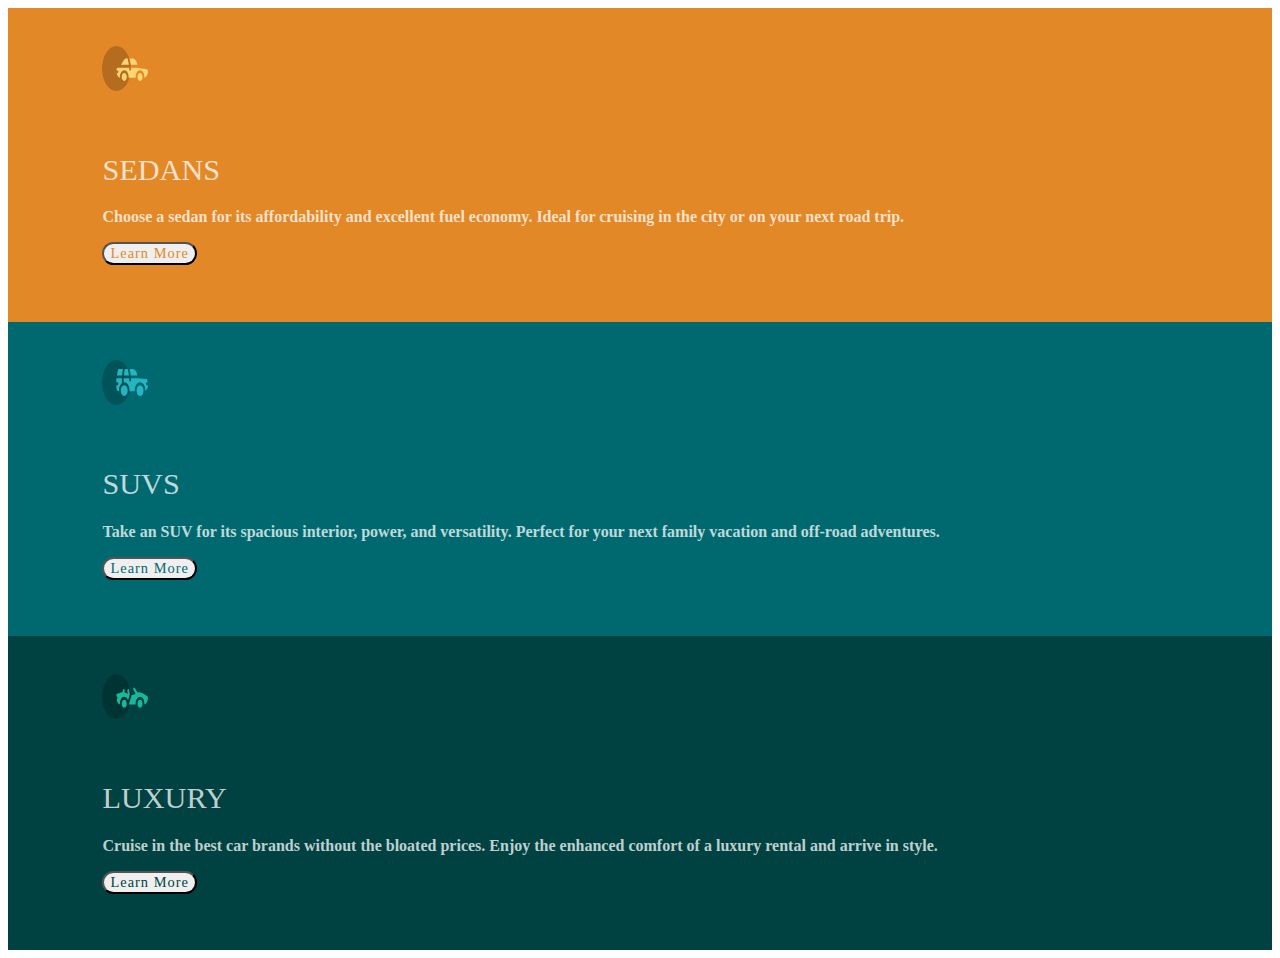
<file: 3 column card component/index.html>
<!DOCTYPE html>
<html lang="en">
  <head>
    <meta charset="UTF-8" />
    <meta name="viewport" content="width=device-width, initial-scale=1.0" />
    <!-- displays site properly based on user's device -->
    <link
      rel="stylesheet"
      href="https://cdn.jsdelivr.net/npm/bootstrap@4.5.3/dist/css/bootstrap.min.css"
      integrity="sha384-TX8t27EcRE3e/ihU7zmQxVncDAy5uIKz4rEkgIXeMed4M0jlfIDPvg6uqKI2xXr2"
      crossorigin="anonymous"
    />
    <link
      rel="icon"
      type="image/png"
      sizes="32x32"
      href="./images/favicon-32x32.png"
    />
    <link rel="stylesheet" href="style.css" />
    <link
      rel="stylesheet"
      href="https://fonts.google.com/specimen/Lexend+Deca"
    />
    <link
      rel="stylesheet"
      href="https://fonts.google.com/specimen/Big+Shoulders+Display"
    />
    <title>3-column preview card component</title>

   
    <style>
      .attribution {
        font-size: 11px;
        text-align: center;
      }
      .attribution a {
        color: hsl(228, 45%, 44%);
      }
    </style>
  </head>
  <body>
    <div class="container my-5 py-5">
      <div class="row py-5 justify-contents-center">
        <div class="col-md-4" id="col1">
          <img src="images/icon-sedans.svg" alt="" />
          <h1>SEDANS</h1>
          <p class="mt-4 mb-5">
            Choose a sedan for its affordability and excellent fuel economy.
            Ideal for cruising in the city or on your next road trip.
          </p>
          <button
            type="button"
            class="btn btn-light btn-lg"
            style="color: hsl(31, 77%, 52%) ;"
          >
            Learn More
          </button>
        </div>
        <div class="col-md-4" id="col2">
          <img src="images/icon-suvs.svg" alt="" />
          <h1>SUVS</h1>
          <p class="mt-4 mb-5">
            Take an SUV for its spacious interior, power, and versatility.
            Perfect for your next family vacation and off-road adventures.
          </p>
          <button
            type="button"
            class="btn btn-light btn-lg"
            style="color: hsl(184, 100%, 22%)"
          >
            Learn More
          </button>
        </div>
        <div class="col-md-4" id="col3">
          <img src="images/icon-luxury.svg" alt="" />
          <h1>LUXURY</h1>
          <p class="mt-4 mb-5">
            Cruise in the best car brands without the bloated prices. Enjoy the
            enhanced comfort of a luxury rental and arrive in style.
          </p>
          <button
            type="button"
            class="btn btn-light btn-lg"
            style="color: hsl(179, 100%, 13%)"
          >
            Learn More
          </button>
        </div>
      </div>
    </div>

   
    </div>
  </body>
</html>
</file>
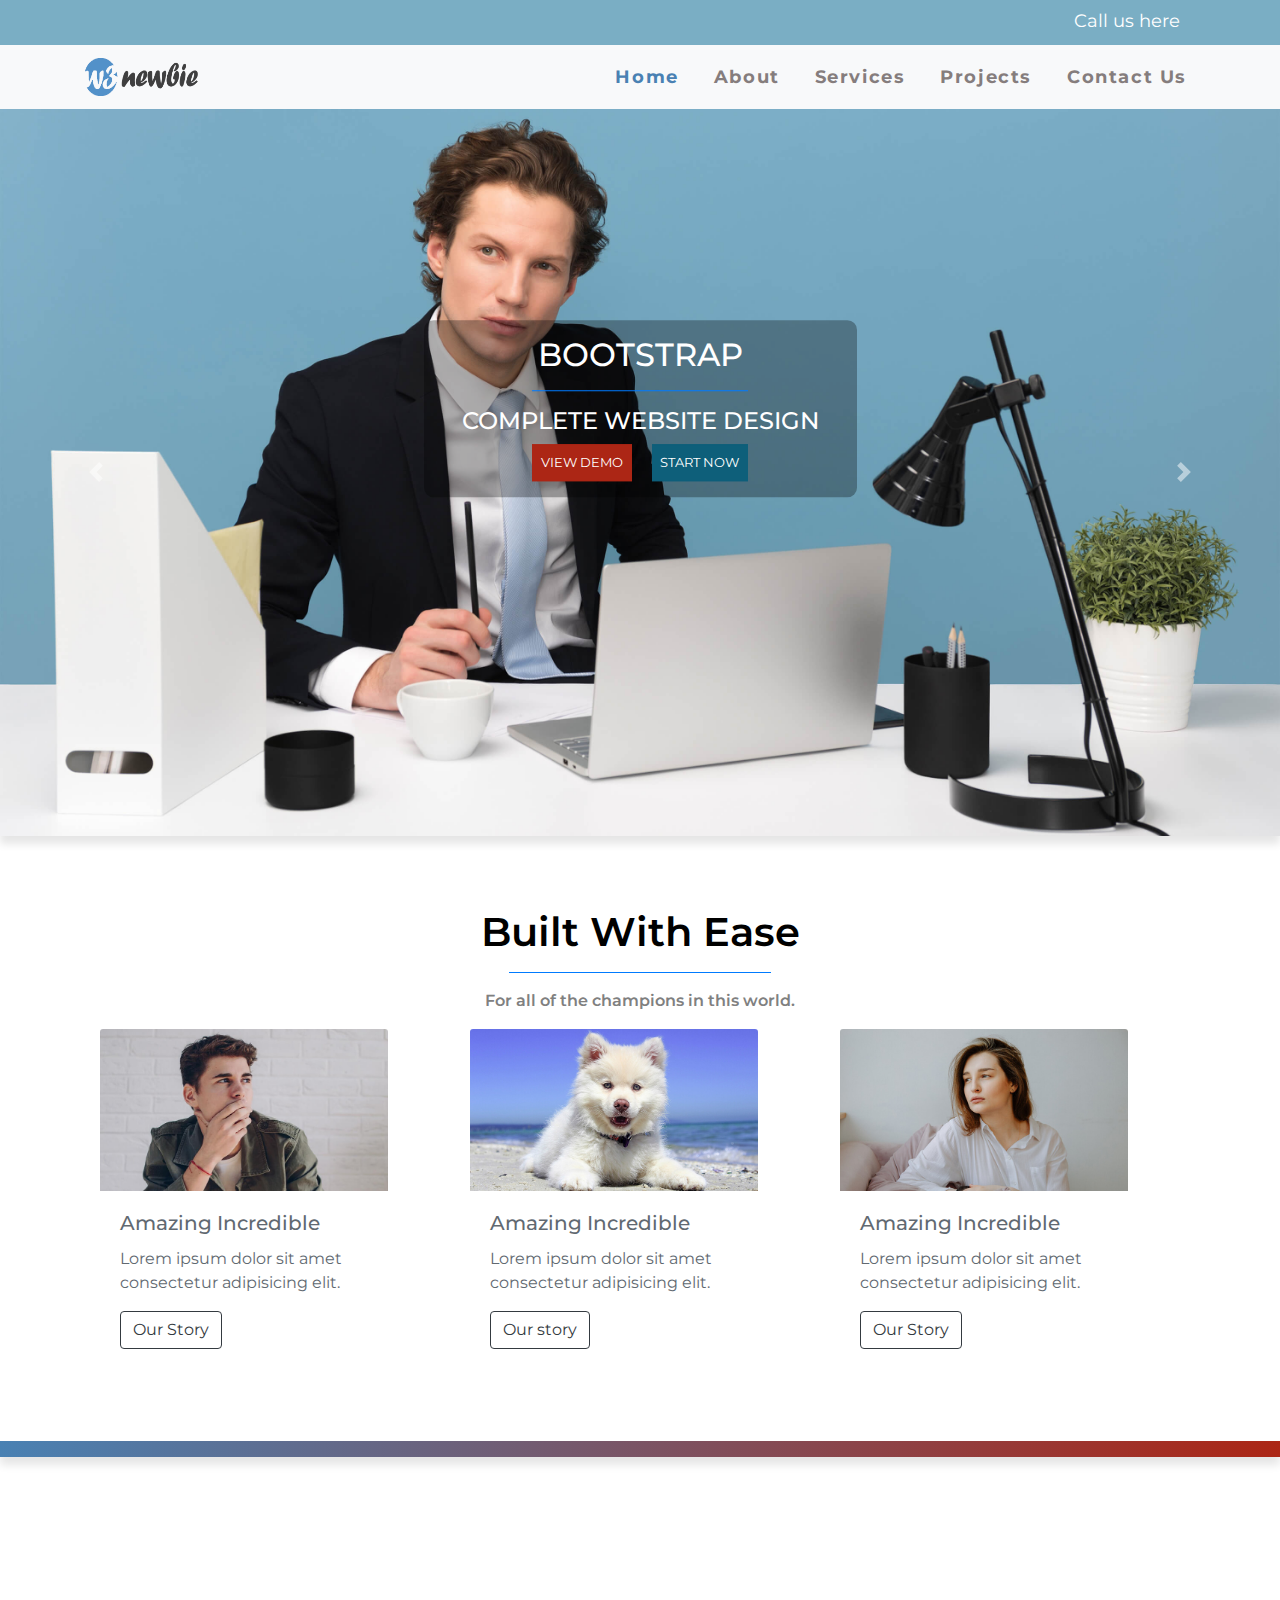
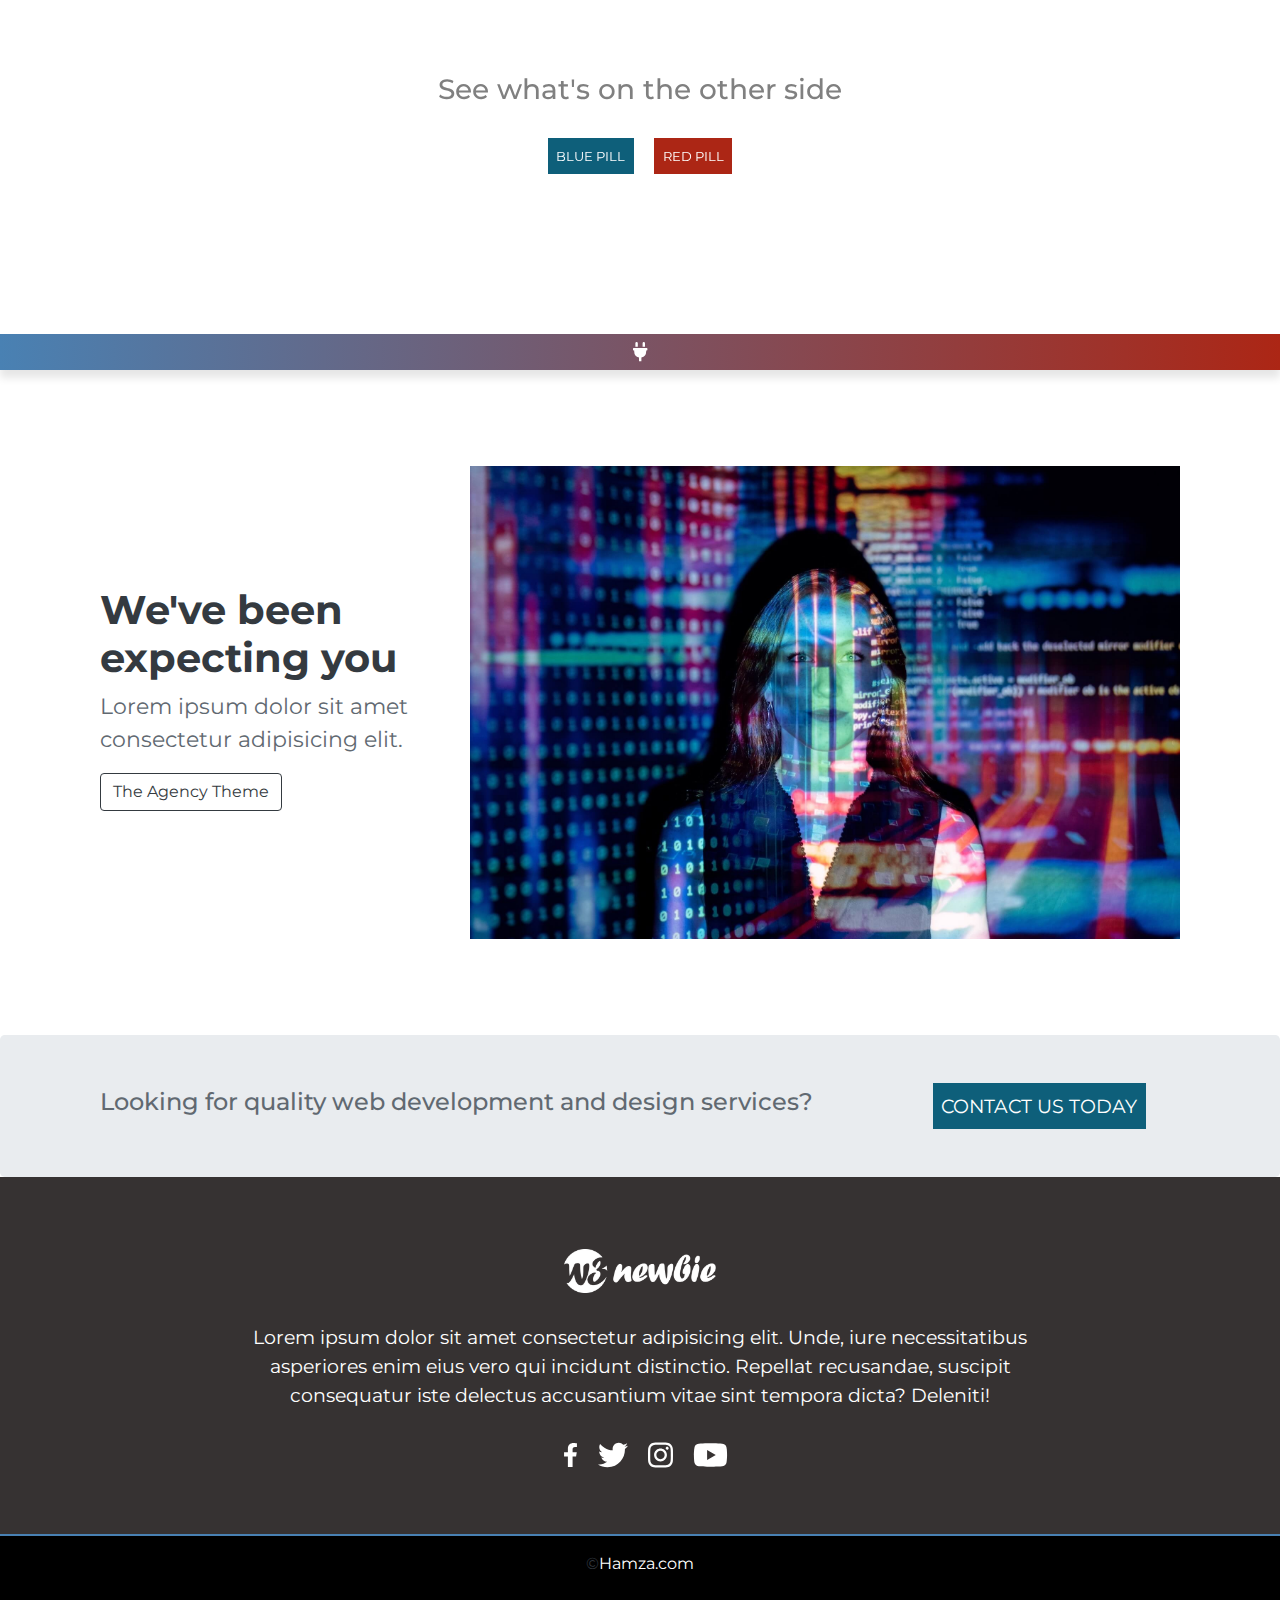
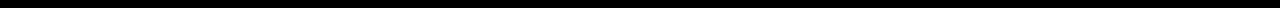
<file: NewBie Landing page/index.html>
<!DOCTYPE html>
<html lang="en">
  <head>
    <meta charset="UTF-8" />
    <meta
      name="viewport"
      content="width=device-width, initial-scale=1.0, viewport-fit=cover"
    />
    <meta http-equiv="X-UA-Compatible" content="ie=edge" />
    <title>HTML5 Website with Bootstrap | Responsive Website Design</title>
    <link rel="shortcut icon" href="img/favicon.ico" />
    <!-- Bootstrap 4.5 CSS -->
    <link rel="stylesheet" href="css/bootstrap.min.css" />
    <!-- Style CSS -->
    <link rel="stylesheet" href="css/style.css" />
    <!-- Google Fonts -->
    
    <link
      href="https://fonts.googleapis.com/css?family=Montserrat:300,400,500,600,700&display=swap"
      rel="stylesheet"
    />
  </head>
  <body>
    <!-- Top Bar -->
    <div class="top-bar">
      <div class="container">
        <div class="col-12 text-right">
          <p><a href="tel:9861329826">Call us here</a></p>
        </div>
      </div>
    </div>
    <!-- End Top Bar -->

    <!-- Navigation -->
    <!--
    <nav class="navbar bg-light navbar-light navbar-expand-lg">
      <div class="container-fluid">
        <a href="index.html"><img src="img/logo.png" alt="" /></a>
      </div>
    </nav> 
	-->
    <nav class="navbar navbar-expand-lg navbar-light bg-light">
      <div class="container">
        <a class="navbar-brand" href="#"><img src="img/logo.png" alt="" /></a>
        <button
          class="navbar-toggler"
          type="button"
          data-toggle="collapse"
          data-target="#navbarNav"
          aria-controls="navbarNav"
          aria-expanded="false"
          aria-label="Toggle navigation"
        >
          <span class="navbar-toggler-icon"></span>
        </button>
        <div class="collapse navbar-collapse" id="navbarNav">
          <ul class="navbar-nav ml-auto">
            <li class="nav-item active">
              <a class="nav-link active" href="index.html"
                >Home <span class="sr-only">(current)</span></a
              >
            </li>
            <li class="nav-item">
              <a class="nav-link" href="#">About</a>
            </li>
            <li class="nav-item">
              <a class="nav-link" href="#">Services</a>
            </li>
            <li class="nav-item">
              <a class="nav-link" href="#">Projects</a>
            </li>
            <li class="nav-item">
              <a class="nav-link" href="#">Contact Us</a>
            </li>
          </ul>
        </div>
      </div>
    </nav>

    <!-- End Navigation -->

    <!-- Image Carousel -->
    <div
      id="carouselExampleControls"
      class="carousel slide"
      data-ride="carousel"
      data-interval="500000"
    >
      <div class="carousel-inner">
        <div class="carousel-item active">
          <img src="img/carousel/1.jpg" class="d-block w-100 h-20" alt="..." />
          <div class="carousel-caption">
            <div class="container">
              <div class="row justify-content-center">
                <div class="col-sm-6 bg-custom d-none d-md-block py-3 px-0">
                  <h1>BOOTSTRAP</h1>
                  <div
                    class="border-top border-primary w-50 mx-auto my-3"
                  ></div>
                  <h3>COMPLETE WEBSITE DESIGN</h3>
                  <button type="button" class="btn btn-danger btn-lg mr-2">
                    View Demo
                  </button>
                  <button type="button" class="btn btn-primary btn-lg ml-2">
                    Start Now
                  </button>
                </div>
              </div>
            </div>
          </div>
        </div>
        <div class="carousel-item">
          <img src="img/carousel/2.jpg" class="d-block w-100" alt="..." />
          <div class="carousel-caption">
            <div class="container">
              <div class="row justify-content-end text-right">
                <div
                  class="
                    col-sm-6
                    bg-custom
                    d-none d-md-block
                    py-3
                    px-0
                    pr-3
                    pl-0
                  "
                >
                  <p class="pb-3">
                    Lorem ipsum dolor sit onit betu amet consectetur adipis
                    poissi.
                  </p>
                  <button type="button" class="btn btn-danger btn-lg mr-2">
                    See Phone
                  </button>
                </div>
              </div>
            </div>
          </div>
        </div>
        <div class="carousel-item">
          <img src="img/carousel/3.jpg" class="d-block w-100" alt="..." />
          <div class="carousel-caption">
            <div class="container">
              <div class="row justify-content-left text-left">
                <div
                  class="col-sm-6 bg-custom d-none d-md-block py-3 px-0 pl-3"
                >
                  <h1>BUILT FOR TABLE</h1>
                  <p>THE BEST WEBSITE CAN BE FITTED WELL ON ALL DEVICES</p>
                  <button type="button" class="btn btn-primary btn-lg ml-0">
                    Start Now
                  </button>
                </div>
              </div>
            </div>
          </div>
        </div>
      </div>
      <a
        class="carousel-control-prev"
        href="#carouselExampleControls"
        role="button"
        data-slide="prev"
      >
        <span class="carousel-control-prev-icon" aria-hidden="true"></span>
        <span class="sr-only">Previous</span>
      </a>
      <a
        class="carousel-control-next"
        href="#carouselExampleControls"
        role="button"
        data-slide="next"
      >
        <span class="carousel-control-next-icon" aria-hidden="true"></span>
        <span class="sr-only">Next</span>
      </a>
    </div>

    <!-- End Previous & Next Buttons -->

    <!-- End Image Carousel -->

    <!-- Main Page Heading -->
    <br /><br /><br />
    <div class="container">
      <div class="row justify-content-center text-center">
        <div class="col-sm-6">
          <h1 style="color: black; font-weight: 600">Built With Ease</h1>
          <div class="border-top border-primary w-50 mx-auto my-3"></div>
          <p style="color: gray; font-weight: 600">
            For all of the champions in this world.
          </p>
        </div>
      </div>

      <!-- Three Column Section -->

      <div class="row">
        <div class="col-lg-4">
          <div class="card" style="width: 18rem; border: 0px solid white">
            <img src="img/1.jpg" class="card-img-top" alt="..." />
            <div class="card-body">
              <h5 class="card-title">Amazing Incredible</h5>
              <p class="card-text">
                Lorem ipsum dolor sit amet consectetur adipisicing elit.
              </p>
              <a href="#" class="btn btn-outline-dark">Our Story</a>
            </div>
          </div>
        </div>
        <div class="col-lg-4">
          <div class="card" style="width: 18rem; border: 0px solid white">
            <img src="img/2.jpg" class="card-img-top" alt="..." />
            <div class="card-body">
              <h5 class="card-title">Amazing Incredible</h5>
              <p class="card-text">
                Lorem ipsum dolor sit amet consectetur adipisicing elit.
              </p>
              <a href="#" class="btn btn-outline-dark">Our story</a>
            </div>
          </div>
        </div>
        <div class="col-lg-4">
          <div class="card" style="width: 18rem; border: 0px solid white">
            <img src="img/3.jpg" class="card-img-top" alt="..." />
            <div class="card-body">
              <h5 class="card-title">Amazing Incredible</h5>
              <p class="card-text">
                Lorem ipsum dolor sit amet consectetur adipisicing elit.
              </p>
              <a href="#" class="btn btn-outline-dark">Our Story</a>
            </div>
          </div>
        </div>
      </div>

      <br />
      <br /><br />
  </div>
      <!-- End Three Column Section -->
      
      <!-- Emoji Navbar First -->
      <a class="navbar bg-primary sticky-top-emoji" href="#emoji" role="button" data-toggle="collapse">

      </a>

      <!-- Start Fixed Background IMG -->
      <div class="fixed-background">
        <div class="row text-light py-5">
          <div class="col-12 text-center id='centers">
            
              <h1 style="color: white">Advance to the Next Level</h1>
              <h3 style="color: gray">See what's on the other side</h3>
              <br />
              <!-- Button trigger modal -->
              <button
                type="button"
                class="btn btn-primary btn-lg mr-2"
                data-toggle="modal"
                data-target="#model1"
              >
                Blue Pill
              </button>
              <button
                type="button"
                class="btn btn-danger btn-lg ml-2"
                data-toggle="modal"
                data-target="#model1"
              >
                Red Pill
              </button>

              <!-- Modal -->
            </div>
            <div class="fixed-wrap">
              <div class="fixed"  ></div>
            </div>
          </div>
        </div>
      </div>
      <!-- End Fixed Background IMG -->

      <!-- Emoji Navbar Second -->
      
    <!-- Start Two Column Section -->
       
    <!-- Modal Popup -->
    <a class="navbar bg-primary sticky-top-emoji" href="#emoji" role="button" data-toggle="collapse">
      <i class="fas fa-plug" ></i>
    </a>
    <div  id="emoji" class="collapse" >
      <div class="container">
        <div class="row">
          <div class="col-sm-6 col-md-3"><img src="img/emoji/panda.gif" alt="" class="w-100"></div>
          <div class="col-sm-6 col-md-3"><img src="img/emoji/unicorn.gif" alt=""class="w-100"></div>
          <div class="col-sm-6 col-md-3"><img src="img/emoji/chicken.gif" alt=""class="w-100"></div>
          <div class="col-sm-6 col-md-3"><img src="img/emoji/poo.gif" alt=""class="w-100"></div>
        </div>
      </div>
    </div>

    <div class="modal fade" id="model1">
      <div class="modal-dialog">
        <img src="img/emoji/panda.gif" alt="" class="w-100" />
      </div>
    </div>

      <div class="container my-5">
        <div class="row py-5">
          <div class="col-lg-4 my-4 my-lg-auto ">
            <h1 class="text-dark font-weight-bold mb-2">We've been expecting you</h1>
            <p class="mb-2" style="font-size:1.4rem;">Lorem ipsum dolor sit amet consectetur adipisicing elit.</p>
            <a href="index.html"  class="btn btn-outline-dark my-2" target="_blank" >The Agency Theme</a>
          </div>
          <div class="col-lg-8">
            <img src="img/code.jpg" alt="" class="w-100">
          </div>
        </div>
      </div>
    <!-- End Two Column Section -->



    <!-- Start Jumbotron -->
    <div class="jumbotron  py-5 mb-0">
      <div class="container">
      <div class="row">
        <div class="col-md-7 col-lg-8  col-xl-9 my-auto">
          <h4  >Looking for quality web development and design services?</h4>
        </div>
        <div class="class-md-5 col-lg-4 col-xl-3 mx-0 ">
          <a href="tel:9861329826" type="button" class="btn btn-primary btn-lg " style="font-size: 1.2rem;">
            Contact Us Today
          </a>
      </div>
      
    </div>
    </div>
    </div>
    
  
    <!-- End Jumbotron -->



    <!-- Start Footer -->

<footer>
  <div class="container">
    <div class="row justify-content-center text-center">
      <div class="col-md-12">
        <br> <br><br>
        <img src="img/logo-white.png" style="width:4cm;" alt="" />
        <p style="color: white;">Lorem ipsum dolor sit amet consectetur adipisicing elit. Unde, iure necessitatibus asperiores enim eius vero qui incidunt distinctio. Repellat recusandae, suscipit consequatur iste delectus accusantium vitae sint tempora dicta? Deleniti!</p>
        <div class="icons">
        <a href="http://www.facebook.com" target="_blank"> <i class="fab fa-facebook-f" id="icon"></i></a>
        <a href="http://twitter.com" target="_blank"><i class="fab fa-twitter" id="icon"></i></a>
        <a href="http://www.instagram.com" target="_blank"><i class="fab fa-instagram" id="icon"></i></a>
        <a href="http://www.youtube.com" target="_blank"><i class="fab fa-youtube" id="icon"></i></a>
      </div>
      </div>
    </div>
  </div>
  <br><br>
</footer>

    <!-- End Footer -->

    <!-- Start Socket -->
    <div class="socket text-dark  text-center py-3 ">
          <p>&copy;<a href="index.html" target="_blank" style="color:white;">Hamza.com</a></p>
    </div>

    <!-- End Socket -->

    <!-- Script Source Files -->
















    <!-- jQuery -->
    <script src="js/jquery-3.5.1.min.js"></script>
    <!-- Bootstrap 4.5 JS -->
    <script src="js/bootstrap.min.js"></script>
    <!-- Popper JS -->
    <script src="js/popper.min.js"></script>
    <!-- Font Awesome -->
    <script src="js/all.min.js"></script>

    <!-- End Script Source Files -->
  </body>
</html>
</file>
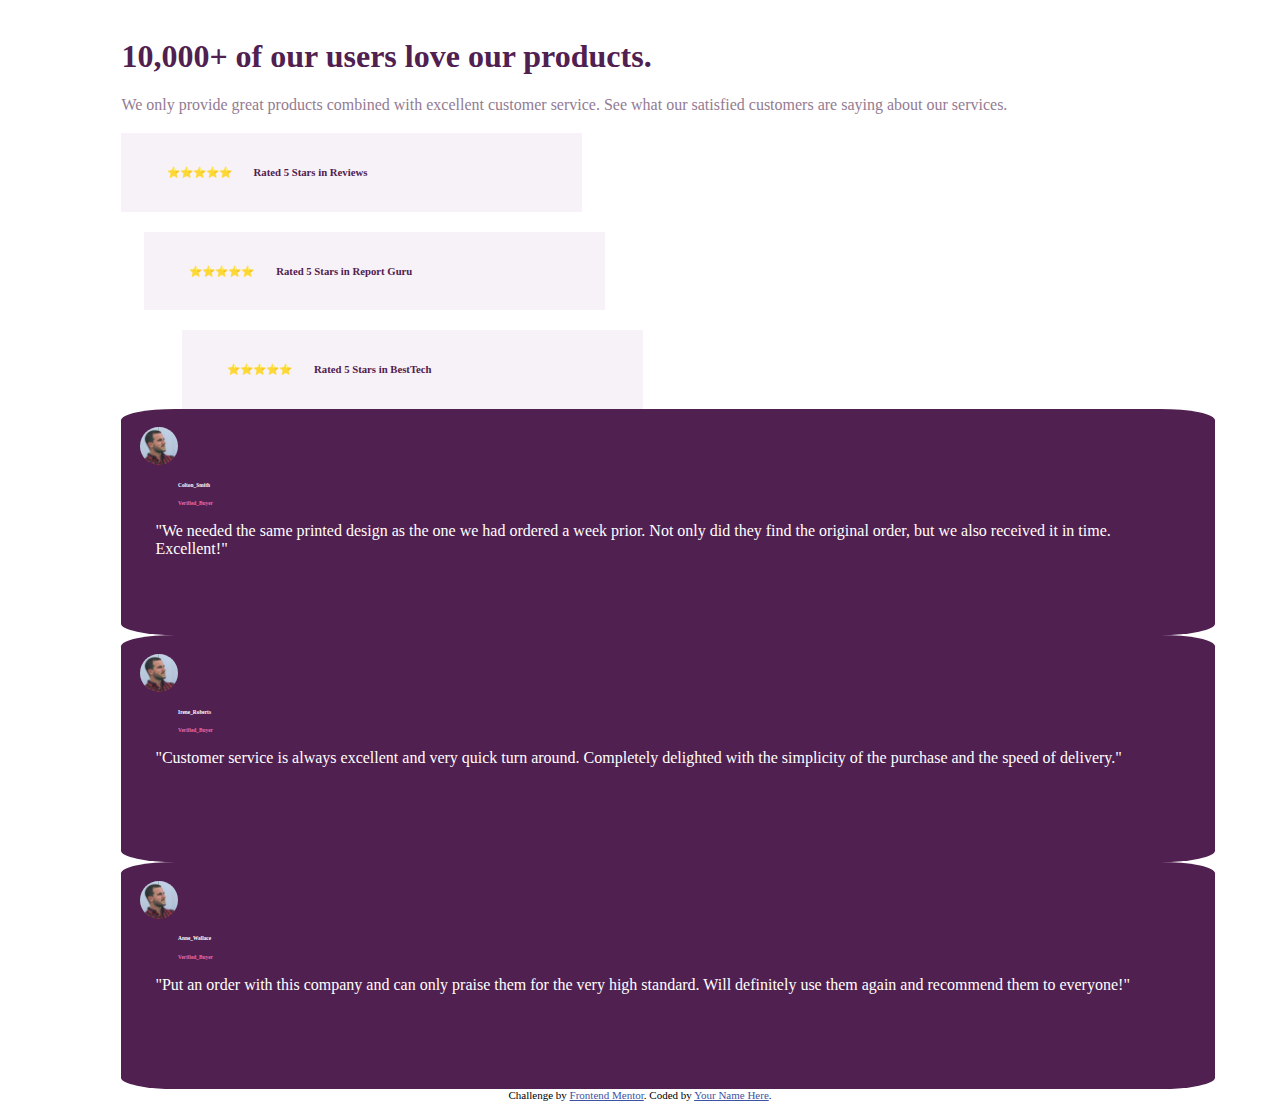
<file: social-proof-tempalte/index.html>
<!DOCTYPE html>
<html lang="en">
  <head>
    <meta charset="UTF-8" />
    <meta name="viewport" content="width=device-width, initial-scale=1.0" />
    <!-- displays site properly based on user's device -->

    <link
      rel="icon"
      type="image/png"
      sizes="32x32"
      href="./images/favicon-32x32.png"
    />
    <link rel="stylesheet" href="style.css" />
    <link
      rel="stylesheet"
      href="https://cdn.jsdelivr.net/npm/bootstrap@4.5.3/dist/css/bootstrap.min.css"
      integrity="sha384-TX8t27EcRE3e/ihU7zmQxVncDAy5uIKz4rEkgIXeMed4M0jlfIDPvg6uqKI2xXr2"
      crossorigin="anonymous"
    />
    <link rel="stylesheet" href="https://fonts.google.com/specimen/Spartan">

    <title>Frontend Mentor | Social proof section</title>

    <!-- Feel free to remove these styles or customise in your own stylesheet 👍 -->
    <style>
      .attribution {
        font-size: 11px;
        text-align: center;
      }
      .attribution a {
        color: hsl(228, 45%, 44%);
      }
    </style>
  </head>
  <body>
    <div class="container">
      <div class="row">
        <div class="col-lg-5" id="top-left-col">
          <h1>10,000+ of our users love our products.</h1>
          <p class="pt-3">
            We only provide great products combined with excellent customer
            service. See what our satisfied customers are saying about our
            services.
          </p>
        </div>
        <div class="col-lg-5 mt-3" id="top-right-col">
          <div class="row" id="star-row1">
            <h6>⭐⭐⭐⭐⭐ <span> Rated 5 Stars in Reviews</span></h6>
          </div>
          <div class="row " id="star-row2">
            <h6>⭐⭐⭐⭐⭐ <span>Rated 5 Stars in Report Guru</span></h6>
          </div>
          <div class="row" id="star-row3">
            <h6>⭐⭐⭐⭐⭐ <span>Rated 5 Stars in BestTech</span></h6>
          </div>
        </div>
      </div>
    
    <!-- Next Row -->




    <div class="row mt-4" id='card'>
      <div class="col-lg-3" id="col1">
        <div class="row" id="intro-row">
          <div class="col-xs-1">
            <img src="images/image-colton.jpg" alt="" />
          </div>
          <div class="col-xs-2" id="intro">
            <h6>Colton_Smith</h6>
            <h6 style="color: hsl(333, 80%, 67%);">Verified_Buyer</h6>
          </div>
        </div>
        <div class="row">
          <p id="card-description">
            "We needed the same printed design as the one we had ordered a
            week prior. Not only did they find the original order, but we also
            received it in time. Excellent!"
          </p>
        </div>
      </div>
      <div class="col-lg-3 mt-4" id="col2" >
        <div class="row" id="intro-row">
          <div class="col-xs-1 ">
            <img src="images/image-colton.jpg" alt="" />
          </div>
          <div class="col-xs-2" id="intro">
            <h6  >Irene_Roberts</h6>
            <h6 style="color: hsl(333, 80%, 67%);"> Verified_Buyer</h6>
          </div>
        </div>
        <div class="row">
          <p id="card-description">
            "Customer service is always excellent and very
            quick turn around. Completely delighted with the simplicity of the purchase
            and the speed of delivery."
          </p>
        </div>
      </div>
      
      <div class="col-lg-3 mt-5" id="col3">
        <div class="row" id="intro-row">
          <div class="col-xs-1">
            <img src="images/image-colton.jpg" alt="" />
          </div>
          <div class="col-xs-2" id="intro">
            <h6>Anne_Wallace </h6>
            <h6 style="color: hsl(333, 80%, 67%);">Verified_Buyer</h6>
          </div>
        </div>
        <div class="row">
          <p id="card-description">
            "Put an order with
            this company and can only praise them for the very high standard. Will
            definitely use them again and recommend them to everyone!"
          </p>
        </div>
      </div>
      </div>
    </div>
    <div class="attribution">
      Challenge by
      <a href="https://www.frontendmentor.io?ref=challenge" target="_blank"
        >Frontend Mentor</a
      >. Coded by <a href="#">Your Name Here</a>.
    </div>
  </div>
  </body>
</html>
</file>
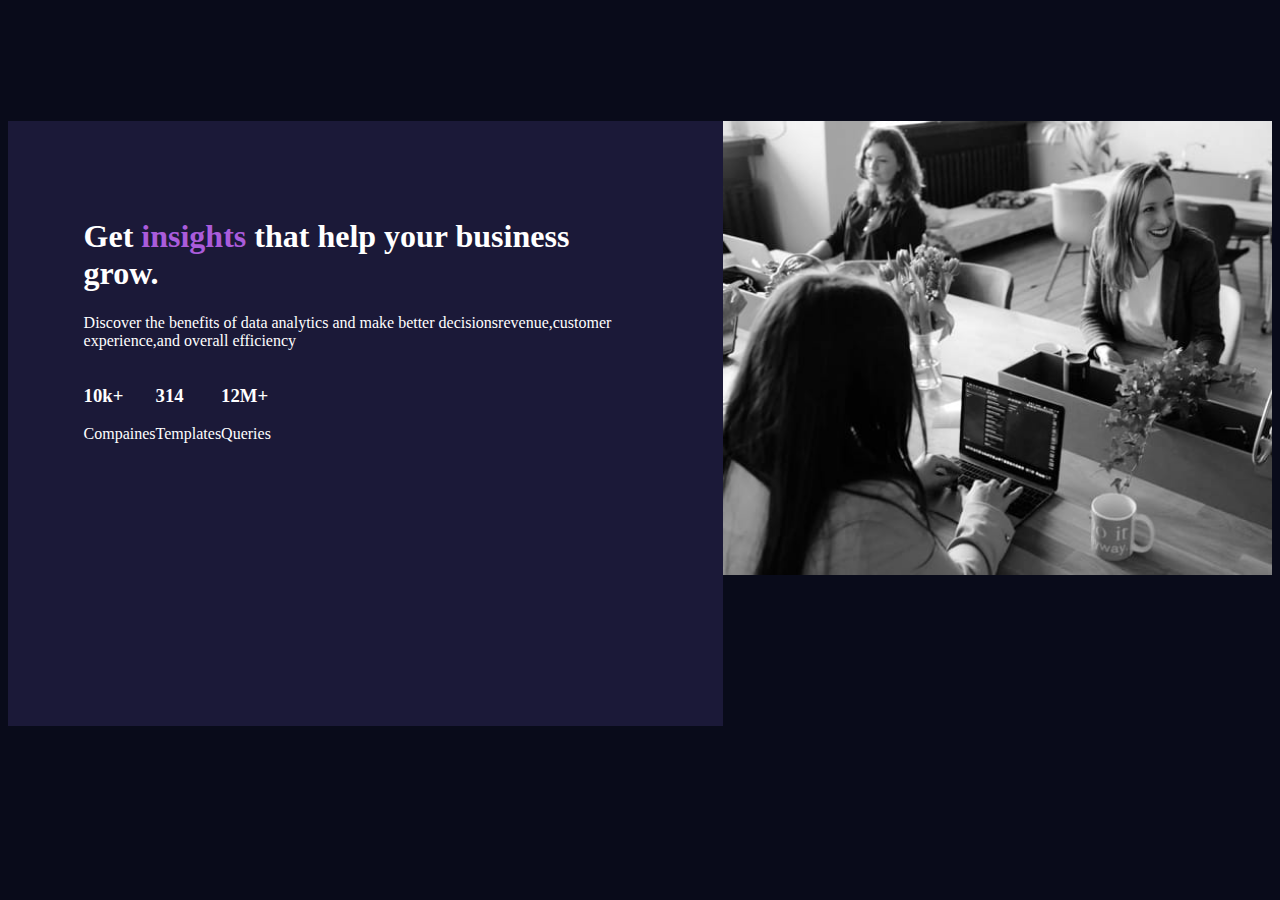
<file: stats-preview-card-component-main/index.html>
<!DOCTYPE html>
<html lang="en">
  <head>
    <meta charset="UTF-8" />
    <meta http-equiv="X-UA-Compatible" content="IE=edge" />
    <meta name="viewport" content="width=device-width, initial-scale=1.0" />
    <link rel="stylesheet" href="style.css" />
    <link
      rel="stylesheet"
      href="https://cdn.jsdelivr.net/npm/bootstrap@4.5.3/dist/css/bootstrap.min.css"
      integrity="sha384-TX8t27EcRE3e/ihU7zmQxVncDAy5uIKz4rEkgIXeMed4M0jlfIDPvg6uqKI2xXr2"
      crossorigin="anonymous"
    />
    <title>Practice Template</title>
  </head>
  <body>
    <div class="container">
      <div class="row">
        <div class="col-lg-6 my-lg-auto text-center" id="text">
          <h1>Get <span>insights </span>that help your business grow.</h1>
          <p class="my-4">
            Discover the benefits of data analytics and make better
            decisionsrevenue,customer experience,and overall efficiency
          </p>
          <div class="row justify-content-center text-center mt-5">
            <div class="col-sm-2 ml-4 mr-5">
              <h3>10k+</h3>
              <p>Compaines</p>
            </div>
            <div class="col-sm-2 mr-5">
              <h3>314</h3>
              <p>Templates</p>
            </div>
            <div class="col-sm-2 mr-5">
              <h3>12M+</h3>
              <p>Queries</p>
            </div>
          </div>
        </div>
        <div class="col-lg-6 px-0" id="image">
          <img
            src="images/image-header-desktop.jpg"
            alt=""
            class="img-responsive w-100"
            style="color: hsl(277, 64%, 61%)"
          />
        </div>
      </div>
    </div>
  </body>
</html>
</file>
<file: 3 column card component/style.css>
h1 {
  font-family: Lexend Deca;
  font-weight: 400;
  color: hsla(0, 0%, 100%, 0.75);
  letter-spacing: 0px !important;
  font-size: 0.8cm;
}
p {
  font-family: Big Shoulders Display;
  font-weight: 700;
  color: hsla(0, 0%, 100%, 0.75);
}
#col1,
#col2,
#col3 {
  padding-left: 2.5cm;
  padding-right: 2.5cm;
}

#col1 {
  background-color: hsl(31, 77%, 52%);
}

#col2 {
  background-color: hsl(184, 100%, 22%);
}
#col3 {
  background-color: hsl(179, 100%, 13%);
}

img {
  height: 1.2cm;
  width: 1.2cm;
  margin-top: 1cm;
  margin-bottom: 1cm;
}

button {
  margin-bottom: 1.5cm;
  border-radius: 2rem !important;
  font-size: 0.9rem !important;
  font-family: Lexend Deca;
  letter-spacing: 1px;
}
</file>
<file: social-proof-tempalte/style.css>
.container {
  margin-top: 1cm;
  font-family: Spartan;
  font-weight: 400;
  margin-left: 3cm !important;
}
h1 {
  color: hsl(300, 43%, 22%);
}

#top-left-col h1 {
  padding-right: 5cm;
}
#top-left-col p {
  padding-right: 3cm !important;
  color: hsl(303, 10%, 53%);
}

#top-right-col {
  color: hsl(300, 43%, 22%);
}

span {
  padding-left: 1.2rem;
}

#star-row1,
#star-row2,
#star-row3 {
  padding-top: 0.5rem;
  padding-bottom: 0.5rem;
  margin-top: 1.2rem;
  background-color: hsl(300, 24%, 96%);
  padding-left: 1.2cm;
  width: 11cm;
}
#star-row2 {
  margin-left: 0.6cm;
}
#star-row3 {
  margin-left: 1.6cm;
}

#intro {
  padding-left: 1cm;
  padding-right: 0;
  color: white;
  font-size: 0.5rem !important;
}

#card img {
  border-radius: 50%;
  height: 1cm;
}

.col-lg-3 {
  background-color: hsl(300, 43%, 22%);
  margin-right: 1.5cm;
  border-radius: 5%;
}

#intro-row {
  padding-top: 0.5cm;
  padding-left: 0.5cm;
}

#card-description {
  color: white;
  padding-left: 0.9cm;
  padding-right: 0.9cm;
}
#col1,
#col2,
#col3 {
  height: 6cm;
}
@media (max-width: 700px) {
  .container {
    margin-top: 1cm;
    font-family: Spartan;
    font-weight: 400;
    margin-left: 1.2cm !important;
  }
  #star-row1,
  #star-row2,
  #star-row3 {
    text-align: center;
    margin-left: 0cm;
    width: 9cm;
    padding-left: 0.2cm;
  }
  h1 {
    color: hsl(300, 43%, 22%);
    place-content: center;
    text-align: center;
  }
  #top-left-col p {
    text-align: center;
  }
  #col1,
  #col2,
  #col3 {
    height: 5cm;
    width: 10cm;
  }
}
</file>
<file: stats-preview-card-component-main/style.css>
body {
  background-color: hsl(233, 47%, 7%) !important;
  color: white !important;
  padding-top: 3cm;
  padding-bottom: 3cm;
}
container {
  display: table !important;
  width: 100% !important;
  height: 100%;
}
.row {
  display: flex; /* equal height of the children */
}

.col {
  flex: 1; /* additionally, equal width */
  padding: 2cm;
  border: solid;
}

#text {
  padding: 2cm;
  background-color: hsl(244, 38%, 16%);
  height: 12cm;
}
img {
  height: 12cm;
}
span {
  color: hsl(277, 64%, 61%);
}
#image {
  color: hsl(277, 64%, 61%) !important;
}

@media (max-width: 700px) {
  #text {
    height: 15cm !important;
  }
}
@media (max-width: 400px) {
  #text {
    height: 22cm !important;
  }
}
</file>
<file: NewBie Landing page/css/style.css>
/*-- Body Reset --*/
body {
  overflow-x: hidden;
  font-family: "Montserrat", sans-serif;
  color: #616971;
}

/*============= TOP BAR HEADER =============*/
.top-bar {
  background-color: #7aaec4;
  height: 2.8rem;
  padding: 0.5em 0;
}
.top-bar a {
  color: white;
  text-decoration: none;
  font-size: 1.1rem;
}

/*============= NAVIGATION =============*/
.navbar-brand img {
  height: 1cm;
  width: 3cm;
}
.navbar {
  font-size: 1.15rem;
  font-weight: bolder;
  letter-spacing: 0.1rem;
  box-shadow: 0 0.5rem 0.5rem rgb(0, 0, 0, 0.1);
}
.nav-item {
  padding-left: 0.5cm;
}
.nav-link {
  color: rgb(133, 125, 125) !important;
}
.nav-link.active,
.nav-link:hover {
  color: #4981b3 !important;
  z-index: 1;
}

/*============= CAROUSEL =============*/
.carousel.slide {
  box-shadow: 0 0.5rem 0.5rem rgb(0, 0, 0, 0.1);
}
.carousel.inner {
  max-height: 28rem !important;
}
/*
.carousel-item.active img {
  height: 400px;
  min-height: 400px;
  line-height: 400px;
}*/
/*---Change Carousel Transition Speed --*/
.carousel-item-next,
.carousel-item-prev,
.carousel-item.active {
  transition: transform 1.5s ease;
}
/*-- Carousel Content --*/
.carousel-caption {
  position: absolute;
  top: 50%;
  transform: translateY(-50%);
}
.bg-custom {
  background-color: rgb(0, 0, 0, 0.3);
  color: white;
  border-radius: 0.6rem;
}

.carousel-caption h1 {
  font-size: 2rem;
  box-shadow: 0.1 0.1rem 0.5rem rgb(0, 0, 0, 0.1);
}
.carousel-caption h3 {
  font-size: 1.5rem;
  box-shadow: 0.1 0.1rem 0.5rem rgb(0, 0, 0, 0.1);
}
.border-primary {
  border-top: 0.2rem solid #4981b3;
}

.btn-lg {
  border-radius: 0;
  text-transform: uppercase;
  font-size: 0.8rem;
  border-width: medium;
  padding: 0.2cm;
}
.btn-danger,
.btn-danger:hover {
  background-color: #ac2615;
  border: 0.1rem solid #ac2615;
}
.btn-primary,
.btn-primary:hover {
  background-color: rgb(14, 95, 122) !important;
  border: 0.1rem solid rgb(14, 95, 122) !important;
}
.fixed-background {
  overflow: hidden; /*-- Correction for iOS --*/
}

.card-body.btn-primary {
  background-color: white !important;
  font-size: small !important;
}

/*===== FIXED BACKGROUND IMG =====*/
.fixed-background {
  padding: 7rem 0rem;
}

.fixed {
  background-image: url("../img/matrix.jpg");
  position: fixed;
}

/*-- Emoji Navbar --*/
.sticky-top-emoji {
  background-image: linear-gradient(to right, #4981b3, #ac2615);
}
.fa-plug {
  margin: auto;
  font-size: 1.2rem;
  color: white;
}
/*============= FOOTER =============*/
footer {
  background-color: rgb(54, 50, 50);
  margin-top: 0;
  padding-top: 0rem;
}
footer p {
  padding-top: 0.8cm;
  padding-left: 4cm;
  padding-right: 4cm;
  font-size: 1.2rem;
}
.icons {
  font-size: 2.5rem;
}
#icon {
  padding-left: 10px;
  color: white;
}
#icons:hover {
  color: #4981b3 !important;
}
/*============= SOCKET =============*/
.socket {
  background-color: black;
  border-top: 2px solid #4981b3;
}
/*============= MEDIA QUERIES =============*/

/* Devices under 1199px (xl) */
@media (max-width: 1199.98px) {
}
/* Devices under 768px (md) */
@media (max-width: 767.98px) {
}

/*============ BOOTSTRAP BREAK POINTS:

Extra small (xs) devices (portrait phones, less than 576px)
No media query since this is the default in Bootstrap

Small (sm) devices (landscape phones, 576px and up)
@media (min-width: 576px) { ... }

Medium (md) devices (tablets, 768px and up)
@media (min-width: 768px) { ... }

Large (lg) devices (desktops, 992px and up)
@media (min-width: 992px) { ... }

Extra (xl) large devices (large desktops, 1200px and up)
@media (min-width: 1200px) { ... }

=============*/

/*-- Bootstrap Mobile Gutter Fix --*/
.row,
.container-fluid {
  margin-left: 0px !important;
  margin-right: 0px !important;
}

/*-- Fixed Background Image --*/
.fixed-background {
  position: relative;
  width: 100%;
  z-index: 1000 !important;
}
.fixed-wrap {
  clip: rect(0, auto, auto, 0);
  position: absolute;
  top: 0;
  left: 0;
  width: 100%;
  height: 100%;
  z-index: -999 !important;
}
.fixed {
  z-index: -999 !important;
  display: block;
  top: 0;
  left: 0;
  width: 100%;
  height: 100%;
  background-size: cover;
  background-position: center center;
  -webkit-transform: translateZ(0);
  transform: translateZ(0);
  will-change: transform;
}
</file>
